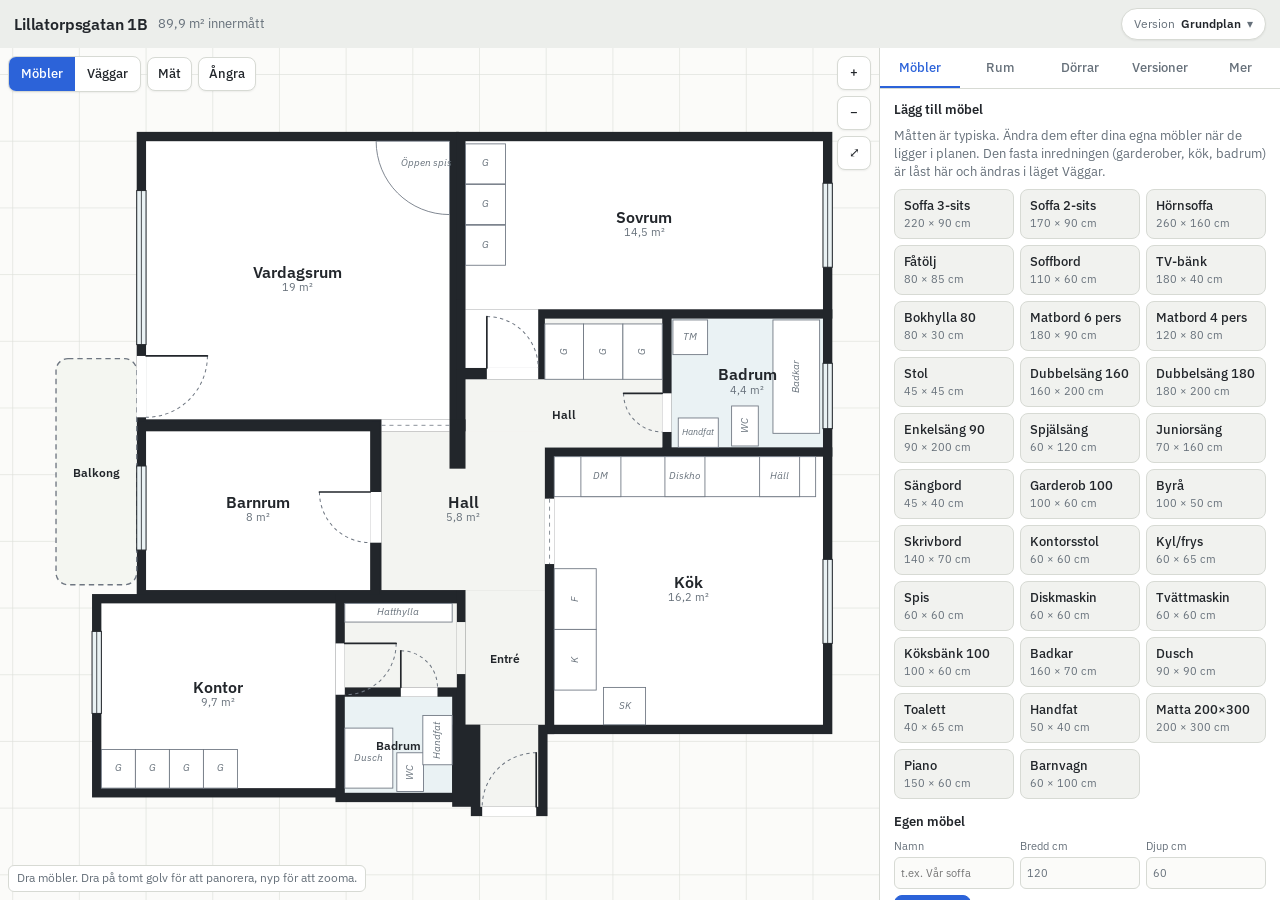
<file: planera/index.html>
<!DOCTYPE html>
<html lang="sv">
<head>
<meta charset="utf-8">
<meta name="viewport" content="width=device-width, initial-scale=1, viewport-fit=cover">
<title>Planera · Lillatorpsgatan 1B</title>
<meta name="description" content="Möblera Lillatorpsgatan 1B i olika versioner, direkt i webbläsaren.">
<meta name="color-scheme" content="light dark">
<link rel="preconnect" href="https://fonts.googleapis.com">
<link rel="preconnect" href="https://fonts.gstatic.com" crossorigin>
<link href="https://fonts.googleapis.com/css2?family=IBM+Plex+Sans:wght@400;500;600&display=swap" rel="stylesheet">
<link rel="stylesheet" href="styles.css">
</head>
<body>
<header>
  <h1>Lillatorpsgatan 1B</h1>
  <span class="total" id="total"></span>
  <button class="verbtn" id="verbtn" title="Byt eller skapa version"><span>Version</span><b id="vername"></b><span aria-hidden="true">▾</span></button>
</header>
<div id="app">
  <div id="planwrap">
    <svg id="plan" xmlns="http://www.w3.org/2000/svg"></svg>
    <div class="tools">
      <div class="seg" role="group" aria-label="Läge">
        <button id="mode-mobler" aria-pressed="true">Möbler</button>
        <button id="mode-rum" aria-pressed="false">Väggar</button>
      </div>
      <button class="tbtn" id="measure" aria-pressed="false">Mät</button>
      <button class="tbtn" id="undo" title="Ångra">Ångra</button>
    </div>
    <div class="tools-r">
      <button class="tbtn" id="zoomin" aria-label="Zooma in">+</button>
      <button class="tbtn" id="zoomout" aria-label="Zooma ut">−</button>
      <button class="tbtn" id="fit" aria-label="Visa hela">⤢</button>
    </div>
    <div id="hint"></div>
    <div id="status" class="toast" role="status" aria-live="polite"></div>
  </div>
  <div class="right">
    <div id="banner"></div>
    <div id="selbar"></div>
    <div id="panel">
      <div class="tabs" role="tablist">
        <button class="tab" role="tab" data-tab="mobler" aria-selected="true">Möbler</button>
        <button class="tab" role="tab" data-tab="rum" aria-selected="false">Rum</button>
        <button class="tab" role="tab" data-tab="oppningar" aria-selected="false">Dörrar</button>
        <button class="tab" role="tab" data-tab="versioner" aria-selected="false">Versioner</button>
        <button class="tab" role="tab" data-tab="mer" aria-selected="false">Mer</button>
      </div>
      <div class="content" id="content"></div>
    </div>
  </div>
</div>
<script src="plan.js"></script>
<script src="versions.js"></script>
<script src="app.js"></script>
</body>
</html>
</file>
<file: planera/styles.css>
:root{
  box-sizing:border-box;
  padding-top:env(safe-area-inset-top,0px);
  padding-bottom:env(safe-area-inset-bottom,0px);
  --bg:#ECEEEB; --paper:#FBFBF9; --wall:#22262B; --ink:#22262B;
  --floor:#FFFFFF; --floor-hall:#F3F4F1; --floor-vat:#EAF2F4; --floor-balk:#F4F6F1; --floor-skap:#E2E4E1;
  --line:#6E7681; --muted:#66707A; --text:#22262B;
  --accent:#2C63D9; --accent-soft:rgba(44,99,217,.12);
  --panel:#FFFFFF; --border:#D7DAD4; --btn:#F1F2EF; --btn-hover:#E4E6E1; --danger:#B3261E;
  --f-textil:#B8CDE3; --f-tra:#E4CDA4; --f-vit:#E6E9EC; --f-vat:#BBE0E8; --f-matta:#F1E7CC; --f-ovrigt:#D6D8D4;
  --grid:#DEE1DB; --toast-ink:#FFFFFF;
}
@media (prefers-color-scheme: dark){
  :root:not([data-theme="light"]){
    --bg:#131517; --paper:#1B1E21; --wall:#DCDFE2; --ink:#E6E8EA;
    --floor:#262A2E; --floor-hall:#22262A; --floor-vat:#23323A; --floor-balk:#212823; --floor-skap:#2E3236;
    --line:#9AA2AB; --muted:#9AA2AB; --text:#E6E8EA;
    --accent:#7FA6FF; --accent-soft:rgba(127,166,255,.2);
    --panel:#1B1E21; --border:#33383D; --btn:#272B2F; --btn-hover:#31363B; --danger:#F28B82;
    --f-textil:#3B5674; --f-tra:#6B583C; --f-vit:#484E56; --f-vat:#2D5A68; --f-matta:#5A5039; --f-ovrigt:#484C50;
    --grid:#2B3034; --toast-ink:#131517;
  }
}
:root[data-theme="dark"]{
  --bg:#131517; --paper:#1B1E21; --wall:#DCDFE2; --ink:#E6E8EA;
  --floor:#262A2E; --floor-hall:#22262A; --floor-vat:#23323A; --floor-balk:#212823; --floor-skap:#2E3236;
  --line:#9AA2AB; --muted:#9AA2AB; --text:#E6E8EA;
  --accent:#7FA6FF; --accent-soft:rgba(127,166,255,.2);
  --panel:#1B1E21; --border:#33383D; --btn:#272B2F; --btn-hover:#31363B; --danger:#F28B82;
  --f-textil:#3B5674; --f-tra:#6B583C; --f-vit:#484E56; --f-vat:#2D5A68; --f-matta:#5A5039; --f-ovrigt:#484C50;
  --grid:#2B3034; --toast-ink:#131517;
}
html{scroll-padding-top:env(safe-area-inset-top,0px);height:100%}
*,*::before,*::after{box-sizing:inherit}
body{height:100%;margin:0;font-family:'IBM Plex Sans',system-ui,-apple-system,'Segoe UI',Roboto,sans-serif;font-size:14px;line-height:1.4;background:var(--bg);color:var(--text);display:flex;flex-direction:column;overflow:hidden}
button,input,select,textarea{font:inherit;color:inherit}
button{cursor:pointer}
button:disabled{opacity:.45;cursor:default}
a{color:var(--accent)}
button:focus-visible,input:focus-visible,select:focus-visible,textarea:focus-visible{outline:2px solid var(--accent);outline-offset:1px}

header{display:flex;align-items:center;gap:10px;padding:8px 14px;flex:0 0 auto;min-height:46px}
header h1{font-size:16px;font-weight:600;margin:0;letter-spacing:-.01em;white-space:nowrap}
header .total{font-size:13px;color:var(--muted);white-space:nowrap}
.verbtn{margin-left:auto;height:32px;padding:0 12px;border:1px solid var(--border);border-radius:999px;background:var(--panel);font-size:12px;color:var(--muted);display:inline-flex;align-items:center;gap:6px;max-width:48%;box-shadow:0 1px 2px rgba(0,0,0,.06)}
.verbtn:hover{background:var(--btn-hover)}
.verbtn b{font-weight:600;color:var(--text);overflow:hidden;text-overflow:ellipsis;white-space:nowrap;min-width:0}
@media (max-width:400px){ header .total{display:none} }

#app{flex:1;display:flex;flex-direction:column;min-height:0}
#planwrap{position:relative;flex:0 0 54%;min-height:0;background:var(--paper);border-top:1px solid var(--border);border-bottom:1px solid var(--border)}
svg#plan{width:100%;height:100%;display:block;touch-action:none;user-select:none;-webkit-user-select:none}

.tools{position:absolute;top:8px;left:8px;display:flex;gap:6px;align-items:center}
.tools-r{position:absolute;top:8px;right:8px;display:flex;flex-direction:column;gap:6px}
.tbtn{height:34px;min-width:34px;padding:0 10px;border:1px solid var(--border);border-radius:8px;background:var(--panel);color:var(--text);font-size:13px;font-weight:500;display:inline-flex;align-items:center;justify-content:center;gap:6px;box-shadow:0 1px 2px rgba(0,0,0,.06)}
.tbtn:hover{background:var(--btn-hover)}
.tbtn[aria-pressed="true"]{background:var(--accent);border-color:var(--accent);color:#fff}
.seg{display:inline-flex;border:1px solid var(--border);border-radius:8px;overflow:hidden;background:var(--panel);box-shadow:0 1px 2px rgba(0,0,0,.06)}
.seg button{height:34px;padding:0 12px;border:0;background:transparent;font-size:13px;font-weight:500}
.seg button[aria-pressed="true"]{background:var(--accent);color:#fff}

#hint{position:absolute;left:8px;bottom:8px;font-size:12px;color:var(--muted);background:var(--panel);border:1px solid var(--border);border-radius:6px;padding:4px 8px;max-width:calc(100% - 16px);pointer-events:none}
.toast{position:absolute;left:50%;top:50px;transform:translateX(-50%);font-size:12px;font-weight:500;color:var(--toast-ink);background:var(--ink);border-radius:6px;padding:6px 10px;pointer-events:none;opacity:0;transition:opacity .15s;max-width:70%;white-space:nowrap;overflow:hidden;text-overflow:ellipsis}
.toast.show{opacity:1}

#banner{display:none;background:var(--accent-soft);border-bottom:1px solid var(--border);padding:8px 14px;font-size:13px;gap:8px;align-items:center;flex-wrap:wrap}
#banner.show{display:flex}
#banner button{height:30px;padding:0 10px;border-radius:6px;border:1px solid var(--border);background:var(--panel)}

#selbar{display:none;align-items:center;gap:8px;padding:8px 14px;border-bottom:1px solid var(--border);background:var(--panel);font-size:13px;flex-wrap:wrap}
#selbar.show{display:flex}
#selbar .name{font-weight:600}
#selbar .dims{color:var(--muted)}
#selbar .spacer{flex:1}
#selbar button{height:30px;padding:0 10px;border-radius:6px;border:1px solid var(--border);background:var(--btn)}
#selbar button:hover{background:var(--btn-hover)}
#selbar button.danger{color:var(--danger)}

.right{display:flex;flex-direction:column;flex:1;min-height:0}
#panel{flex:1;display:flex;flex-direction:column;min-height:0;background:var(--panel)}
.tabs{display:flex;border-bottom:1px solid var(--border);flex:0 0 auto}
.tab{flex:1;padding:11px 2px;font-size:12.5px;font-weight:500;border:0;background:transparent;color:var(--muted);white-space:nowrap}
.tab[aria-selected="true"]{color:var(--accent);box-shadow:inset 0 -2px var(--accent)}
.content{flex:1;overflow:auto;padding:12px 14px 28px;-webkit-overflow-scrolling:touch}
.content h2{font-size:13px;font-weight:600;margin:14px 0 8px}
.content h2:first-child{margin-top:0}
.content p{margin:0 0 8px;color:var(--muted);font-size:13px}

.catalog{display:grid;grid-template-columns:repeat(auto-fill,minmax(112px,1fr));gap:6px}
.catalog button{display:flex;flex-direction:column;align-items:flex-start;gap:2px;padding:8px 9px;border:1px solid var(--border);border-radius:8px;background:var(--btn);text-align:left;line-height:1.25}
.catalog button:hover{background:var(--btn-hover)}
.catalog button .n{font-size:13px;font-weight:500}
.catalog button .d{font-size:11px;color:var(--muted)}

.row{border:1px solid var(--border);border-radius:8px;padding:8px 10px;margin-bottom:8px}
.row.sel,.row.active{border-color:var(--accent);box-shadow:0 0 0 1px var(--accent)}
.row .top{display:flex;gap:6px;align-items:center;margin-bottom:6px}
.row .top input[type=text]{flex:1;min-width:0;height:32px;padding:0 8px;border:1px solid var(--border);border-radius:6px;background:var(--paper)}
.row .top select{height:32px;border:1px solid var(--border);border-radius:6px;background:var(--paper);padding:0 6px}
.row .top .x{height:32px;width:32px;border:1px solid var(--border);border-radius:6px;background:var(--btn);color:var(--danger)}
.row .meta{font-size:12px;color:var(--muted);margin:0 0 8px}
.row .btnrow{margin:0}
.row .btnrow button{height:30px;padding:0 10px;border-radius:6px;border:1px solid var(--border);background:var(--btn);font-size:12px;font-weight:500}
.row .btnrow button:hover{background:var(--btn-hover)}
.row .btnrow button.danger{color:var(--danger)}
.badge{font-size:11px;font-weight:600;color:var(--accent);background:var(--accent-soft);border-radius:999px;padding:3px 9px;white-space:nowrap}
.fields{display:grid;grid-template-columns:repeat(4,1fr);gap:6px}
.fields label{display:flex;flex-direction:column;gap:2px;font-size:11px;color:var(--muted)}
.fields input,.fields select{height:32px;padding:0 6px;border:1px solid var(--border);border-radius:6px;background:var(--paper);width:100%;min-width:0}
.fields.f3{grid-template-columns:repeat(3,1fr)}
.fields.f5{grid-template-columns:repeat(5,1fr)}
.btn{height:34px;padding:0 12px;border:1px solid var(--border);border-radius:8px;background:var(--btn);font-weight:500}
.btn:hover{background:var(--btn-hover)}
.btn.primary{background:var(--accent);border-color:var(--accent);color:#fff}
.btn.danger{color:var(--danger)}
.btnrow{display:flex;gap:6px;flex-wrap:wrap;margin:6px 0 10px}
textarea.json{width:100%;height:110px;border:1px solid var(--border);border-radius:8px;background:var(--paper);padding:8px;font-family:ui-monospace,SFMono-Regular,Menlo,monospace;font-size:11px;resize:vertical}
ul.notes{padding-left:18px;margin:0;font-size:13px}
ul.notes li{margin-bottom:6px}
.inline{display:flex;align-items:center;gap:8px;margin:6px 0}
.inline select,.inline input{height:32px;border:1px solid var(--border);border-radius:6px;background:var(--paper);padding:0 6px}

/* SVG */
.grid line{stroke:var(--grid);stroke-width:1}
.wall{fill:var(--wall)}
.floor{fill:var(--floor)}
.floor.hall{fill:var(--floor-hall)}
.floor.vat{fill:var(--floor-vat)}
.floor.skap{fill:var(--floor-skap)}
.floor.balkong{fill:var(--floor-balk);stroke:var(--line);stroke-width:2;stroke-dasharray:8 6}
.gap{fill:var(--floor)}
.gap.vat{fill:var(--floor-vat)}
.leaf{fill:none;stroke:var(--ink);stroke-width:2.5;stroke-linecap:round}
.arc{fill:none;stroke:var(--line);stroke-width:1.5;stroke-dasharray:5 5}
.win{fill:var(--floor-vat);stroke:var(--ink);stroke-width:1.5}
.winline{stroke:var(--ink);stroke-width:1.2}
.openline{stroke:var(--line);stroke-width:1.2;stroke-dasharray:6 6}
.op-hit{fill:transparent;stroke:transparent;stroke-width:24;pointer-events:all}
.op-sel{fill:none;stroke:var(--accent);stroke-width:4}
.lbl{fill:var(--text);font-size:24px;font-weight:600;text-anchor:middle;pointer-events:none}
.lbl-sub{fill:var(--muted);font-size:16px;text-anchor:middle;pointer-events:none}
.furn rect.body{stroke:var(--ink);stroke-width:1.5;stroke-opacity:.55}
.furn.textil rect.body{fill:var(--f-textil)}
.furn.tra rect.body{fill:var(--f-tra)}
.furn.vit rect.body{fill:var(--f-vit)}
.furn.vat rect.body{fill:var(--f-vat)}
.furn.matta rect.body{fill:var(--f-matta);stroke-dasharray:6 4}
.furn.ovrigt rect.body{fill:var(--f-ovrigt)}
.furn text{fill:var(--text);font-size:14px;text-anchor:middle;dominant-baseline:middle;pointer-events:none}
.furn.sel rect.body,.furn.sel path.body{stroke:var(--accent);stroke-width:4;stroke-opacity:1}
.furn.fixed rect.body,.furn.fixed path.body{fill:var(--floor);stroke:var(--line);stroke-width:1.3;stroke-opacity:1}
.furn.fixed text{fill:var(--muted);font-style:italic}
.furn.fixed{pointer-events:none}
body.mode-rum .furn.fixed{pointer-events:auto}
body.mode-rum .furn:not(.fixed){pointer-events:none}
.room-sel{fill:none;stroke:var(--accent);stroke-width:4;stroke-dasharray:10 8;pointer-events:none}
.handle{fill:var(--accent);stroke:var(--paper);stroke-width:2}
.measure{stroke:var(--accent);stroke-width:2.5;stroke-linecap:round}
.measure-pt{fill:var(--accent)}
.measure-lbl{fill:var(--accent);font-size:22px;font-weight:600;text-anchor:middle;paint-order:stroke;stroke:var(--paper);stroke-width:6}
.dimtxt{fill:var(--muted);font-size:14px;text-anchor:middle;pointer-events:none}

@media (min-width:880px){
  #app{flex-direction:row}
  #planwrap{flex:1;border:0;border-right:1px solid var(--border)}
  .right{flex:0 0 400px}
  .verbtn{max-width:360px}
}
@media (prefers-reduced-motion:no-preference){
  .tbtn,.btn,.tab{transition:background .12s}
}
</file>
